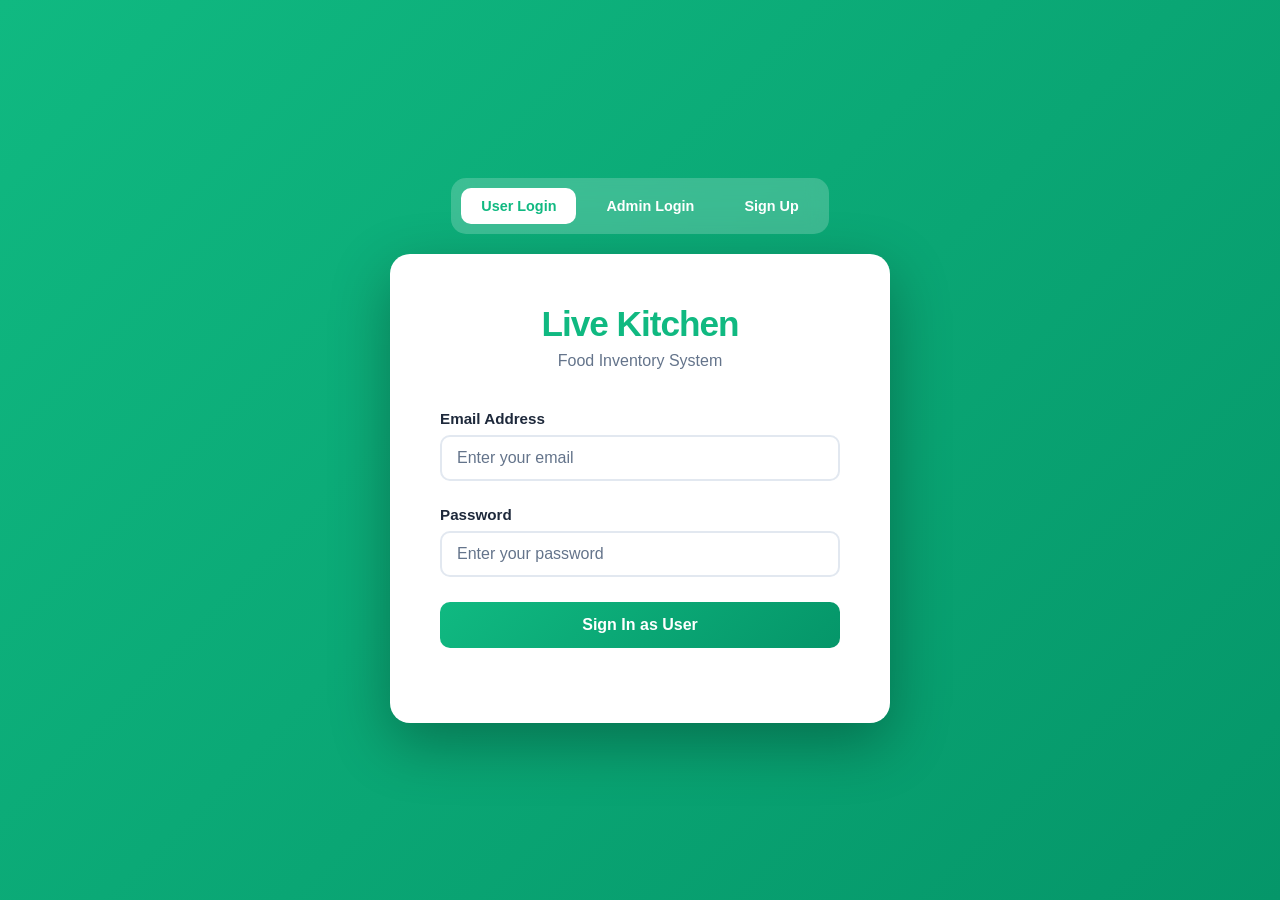
<file: livekitchen2.0/index.html>
<!DOCTYPE html>
<html lang="en">

<head>
    <meta charset="UTF-8">
    <title>Live Kitchen - Admin Dashboard</title>
    <meta name="viewport" content="width=device-width, initial-scale=1.0">
    <!-- CSS Files -->
    <link rel="stylesheet" href="css/variables.css">
    <link rel="stylesheet" href="css/base.css">
    <link rel="stylesheet" href="css/header.css">
    <link rel="stylesheet" href="css/navigation.css">
    <link rel="stylesheet" href="css/sections.css">
    <link rel="stylesheet" href="css/components.css">
    <link rel="stylesheet" href="css/table.css">
    <link rel="stylesheet" href="css/status.css">
</head>

<body>

    <header>
        <div class="header-content">
            <h2>Live Kitchen Admin Dashboard</h2>
            <p>Menu Management System</p>
        </div>
    </header>

    <nav>
        <button onclick="showSection(event, 'menu-list')" class="active-nav">View Menu</button>
        <button onclick="showSection(event, 'add-item')">Add Item</button>
        <button onclick="showSection(event, 'manage-categories')">Categories</button>
        <span class="admin-badge">ADMIN</span>
        <button onclick="logout()" class="logout-btn">Logout</button>
    </nav>

    <section id="menu-list" class="active">
        <div class="card">
            <h3>Menu Items Management</h3>
            <table id="inventoryTable">
                <thead>
                    <tr>
                        <th>ID</th>
                        <th>Item Name</th>
                        <th>Restaurant</th>
                        <th>Category</th>
                        <th>Status</th>
                        <th>Actions</th>
                    </tr>
                </thead>
                <tbody id="foodListBody"></tbody>
            </table>
        </div>
    </section>

    <section id="add-item">
        <div class="card">
            <h3>Add New Menu Item</h3>
            <input type="text" id="foodID" placeholder="Unique Food ID (e.g., F001)">
            
            <label for="foodName">Item Name</label>
            <div class="food-name-dropdown">
                <input type="text" id="foodName" placeholder="Select or type food name..." autocomplete="off" onkeyup="filterFoodNames()">
                <ul id="foodNameList" class="dropdown-list"></ul>
            </div>
            
            <input type="text" id="foodRestaurant" placeholder="Restaurant Name">
            <select id="foodCategory">
                <option value="">Select Category</option>
                <option value="Tiffin">Tiffin (Breakfast)</option>
                <option value="Lunch">Lunch</option>
                <option value="Dinner">Dinner</option>
                <option value="Snacks">Snacks & Appetizers</option>
                <option value="Non-Veg">Non-Veg Main Course</option>
                <option value="Beverages">Beverages</option>
                <option value="Desserts">Desserts</option>
                <option value="Sides">Sides</option>
            </select>
            <select id="foodStatus">
                <option value="Available">Available</option>
                <option value="Limited">Limited Stock</option>
                <option value="Sold Out">Sold Out</option>
            </select>
            <button class="btn" onclick="addFoodItem()">Publish Item</button>
        </div>
    </section>

    <section id="manage-categories">
        <div class="card">
            <h3>Menu Categories</h3>
            <p style="color: var(--text-muted); margin-bottom: 25px;">Click a category to filter menu items</p>
            <div class="categories-list">
                <div class="category-item" onclick="filterByCategory('Appetizers')">
                    <span>🍽️</span>
                    <p>Appetizers</p>
                </div>
                <div class="category-item" onclick="filterByCategory('Main Course')">
                    <span>🍲</span>
                    <p>Main Course</p>
                </div>
                <div class="category-item" onclick="filterByCategory('Desserts')">
                    <span>🍰</span>
                    <p>Desserts</p>
                </div>
                <div class="category-item" onclick="filterByCategory('Beverages')">
                    <span>🥤</span>
                    <p>Beverages</p>
                </div>
                <div class="category-item" onclick="filterByCategory('Sides')">
                    <span>🍟</span>
                    <p>Sides</p>
                </div>
                <div class="category-item clear-filter" onclick="filterByCategory('')">
                    <span>✨</span>
                    <p>All Items</p>
                </div>
            </div>

            <h3 style="margin-top: 40px;">Items in Category</h3>
            <table id="categoryFilterTable">
                <thead>
                    <tr>
                        <th>ID</th>
                        <th>Item Name</th>
                        <th>Restaurant</th>
                        <th>Category</th>
                        <th>Status</th>
                    </tr>
                </thead>
                <tbody id="categoryFilterBody"></tbody>
            </table>
        </div>
    </section>

    <!-- JavaScript Files -->
    <script src="js/auth-system.js"></script>
    <script src="js/ui.js"></script>
    <script src="js/inventory.js"></script>
    <script>
        // Check if user is admin
        document.addEventListener('DOMContentLoaded', function() {
            const userRole = sessionStorage.getItem("userRole");
            if (userRole !== "admin") {
                window.location.href = "login.html";
            }
        });
    </script>
</body>
</html>
</file>
<file: livekitchen2.0/css/variables.css>
/* CSS Variables and Theme Configuration */
:root {
    --primary: #10b981;
    --primary-dark: #059669;
    --bg-body: #f1f5f9;
    --text-main: #1e293b;
    --text-muted: #64748b;
    --white: #ffffff;
    --danger: #f43f5e;
    --card-shadow: 0 10px 15px -3px rgba(0, 0, 0, 0.1);
}
</file>
<file: livekitchen2.0/css/base.css>
/* Base Styles */
body {
    margin: 0;
    font-family: 'Inter', sans-serif;
    background-color: var(--bg-body);
    color: var(--text-main);
}

h3 {
    font-size: 1.4rem;
    margin-bottom: 20px;
    color: #0f172a;
    border-left: 5px solid var(--primary);
    padding-left: 15px;
}

label {
    display: block;
    margin-bottom: 8px;
    font-weight: 600;
    color: var(--text-main);
    font-size: 0.95rem;
}

input, select {
    padding: 12px;
    width: 100%;
    margin: 10px 0 20px 0;
    border: 2px solid #e2e8f0;
    border-radius: 10px;
    box-sizing: border-box;
    font-family: 'Inter', sans-serif;
}

input:focus, select:focus {
    outline: none;
    border-color: var(--primary);
    box-shadow: 0 0 0 3px rgba(16, 185, 129, 0.1);
}

/* Dropdown for Food Names */
.food-name-dropdown {
    position: relative;
    margin: 10px 0 20px 0;
}

.food-name-dropdown input {
    padding: 12px;
    width: 100%;
    border: 2px solid #e2e8f0;
    border-radius: 10px;
    box-sizing: border-box;
    font-family: 'Inter', sans-serif;
    margin: 0;
}

.food-name-dropdown input:focus {
    outline: none;
    border-color: var(--primary);
    box-shadow: 0 0 0 3px rgba(16, 185, 129, 0.1);
}

.dropdown-list {
    position: absolute;
    width: 100%;
    background: white;
    border: 2px solid #e2e8f0;
    border-top: none;
    border-radius: 0 0 10px 10px;
    max-height: 250px;
    overflow-y: auto;
    list-style: none;
    margin: 0;
    padding: 0;
    display: none;
    z-index: 10;
    box-shadow: 0 4px 12px rgba(0, 0, 0, 0.1);
}

.dropdown-list.active {
    display: block;
}

.dropdown-list li {
    padding: 12px;
    cursor: pointer;
    border-bottom: 1px solid #f1f5f9;
    transition: background-color 0.2s;
    color: var(--text-main);
    font-weight: 500;
}

.dropdown-list li:hover {
    background-color: #f0fdf4;
    color: var(--primary);
    font-weight: 600;
}

.dropdown-list li:last-child {
    border-bottom: none;
}

.dropdown-list li.no-results {
    padding: 15px;
    text-align: center;
    color: var(--text-muted);
    cursor: default;
    font-style: italic;
}

.dropdown-list li.no-results:hover {
    background-color: white;
    color: var(--text-muted);
}
</file>
<file: livekitchen2.0/css/header.css>
/* Header Styles */
header {
    position: relative;
    background: url('https://images.unsplash.com/photo-1543353071-873f17a7a088?ixlib=rb-4.0.3&auto=format&fit=crop&w=1920&q=80');
    background-size: cover;
    background-position: center;
    padding: 80px 20px;
    text-align: center;
    color: white;
}

/* Glassmorphism Overlay for Readability */
.header-content {
    background: rgba(0, 0, 0, 0.4);
    backdrop-filter: blur(8px);
    -webkit-backdrop-filter: blur(8px);
    display: inline-block;
    padding: 30px 50px;
    border-radius: 20px;
    border: 1px solid rgba(255, 255, 255, 0.2);
    box-shadow: 0 8px 32px 0 rgba(0, 0, 0, 0.37);
}

header h2 {
    margin: 0;
    font-size: 2.8rem;
    font-weight: 800;
    text-shadow: 2px 2px 4px rgba(0,0,0,0.5);
    letter-spacing: -1px;
}

header p {
    font-size: 1.2rem;
    color: #fbbf24; /* Golden Yellow */
    margin-top: 10px;
    font-weight: 600;
    text-transform: uppercase;
    letter-spacing: 2px;
}
</file>
<file: livekitchen2.0/css/navigation.css>
/* Navigation Styles */
nav {
    background-color: var(--white);
    display: flex;
    justify-content: center;
    align-items: center;
    gap: 10px;
    padding: 15px;
    position: sticky;
    top: 0;
    z-index: 100;
    box-shadow: 0 2px 10px rgba(0,0,0,0.05);
    flex-wrap: wrap;
}

nav button {
    background: transparent;
    border: none;
    color: var(--text-muted);
    padding: 10px 20px;
    cursor: pointer;
    font-size: 0.9rem;
    font-weight: 700;
    border-radius: 8px;
    transition: 0.3s;
}

nav button.active-nav {
    background-color: var(--primary);
    color: white;
}

nav button.logout-btn {
    background-color: var(--danger);
    color: white;
    margin-left: auto;
}

nav button.logout-btn:hover {
    opacity: 0.9;
}

.admin-badge {
    background: linear-gradient(135deg, #8b5cf6, #7c3aed);
    color: white;
    padding: 8px 16px;
    border-radius: 20px;
    font-size: 0.75rem;
    font-weight: 700;
    letter-spacing: 1px;
    margin: 0 auto;
}

.user-badge {
    background: linear-gradient(135deg, var(--primary), var(--primary-dark));
    color: white;
    padding: 8px 16px;
    border-radius: 20px;
    font-size: 0.75rem;
    font-weight: 700;
    letter-spacing: 1px;
    margin: 0 auto;
}
</file>
<file: livekitchen2.0/css/sections.css>
/* Sections and Animations */
section {
    display: none;
    padding: 40px 20px;
    max-width: 1000px;
    margin: 0 auto;
    animation: fadeIn 0.6s ease-out;
}

.active { 
    display: block; 
}

@keyframes fadeIn {
    from { 
        opacity: 0; 
        transform: translateY(10px); 
    }
    to { 
        opacity: 1; 
        transform: translateY(0); 
    }
}
</file>
<file: livekitchen2.0/css/components.css>
/* Card and Component Styles */
.card {
    background: var(--white);
    padding: 30px;
    border-radius: 15px;
    box-shadow: var(--card-shadow);
}

.btn {
    background: linear-gradient(135deg, var(--primary), var(--primary-dark));
    color: white;
    padding: 15px;
    border: none;
    font-weight: bold;
    cursor: pointer;
    width: 100%;
    border-radius: 10px;
    transition: transform 0.2s;
}

.btn:hover { 
    transform: scale(1.01); 
}

.delete-btn { 
    background: var(--danger); 
}

.action-btn {
    padding: 8px 16px !important;
    font-size: 0.85rem;
    transition: opacity 0.2s;
}

.action-btn:hover {
    opacity: 0.9;
}

/* Categories List */
.categories-list {
    display: grid;
    grid-template-columns: repeat(auto-fit, minmax(140px, 1fr));
    gap: 15px;
    margin-top: 20px;
}

.category-item {
    background: linear-gradient(135deg, var(--primary), var(--primary-dark));
    color: white;
    padding: 25px 15px;
    border-radius: 15px;
    text-align: center;
    font-weight: 600;
    cursor: pointer;
    transition: all 0.3s ease;
    box-shadow: 0 8px 20px rgba(16, 185, 129, 0.25);
    display: flex;
    flex-direction: column;
    align-items: center;
    justify-content: center;
    gap: 10px;
    min-height: 140px;
}

.category-item:hover {
    transform: translateY(-8px);
    box-shadow: 0 12px 30px rgba(16, 185, 129, 0.4);
}

.category-item:active {
    transform: translateY(-4px);
}

.category-item span {
    font-size: 3rem;
    display: block;
}

.category-item p {
    margin: 0;
    font-size: 1rem;
    letter-spacing: 0.5px;
}

.category-item.clear-filter {
    background: linear-gradient(135deg, #06b6d4, #0891b2);
    box-shadow: 0 8px 20px rgba(6, 182, 212, 0.25);
}

.category-item.clear-filter:hover {
    box-shadow: 0 12px 30px rgba(6, 182, 212, 0.4);
}

/* Active category indication */
.category-item.active {
    transform: scale(1.08);
    box-shadow: 0 15px 35px rgba(16, 185, 129, 0.5);
    border: 3px solid white;
}

@media (max-width: 768px) {
    .categories-list {
        grid-template-columns: repeat(auto-fit, minmax(120px, 1fr));
    }

    .category-item {
        min-height: 120px;
        padding: 15px 10px;
    }

    .category-item span {
        font-size: 2.5rem;
    }

    .category-item p {
        font-size: 0.9rem;
    }
}
</file>
<file: livekitchen2.0/css/table.css>
/* Table Styles */
table {
    width: 100%;
    border-collapse: collapse;
    margin-top: 20px;
}

th {
    background: #f8fafc;
    padding: 15px;
    text-align: left;
    color: var(--text-muted);
    font-size: 0.8rem;
    text-transform: uppercase;
}

td {
    padding: 15px;
    border-bottom: 1px solid #f1f5f9;
}
</file>
<file: livekitchen2.0/css/status.css>
/* Status Pill Styles */
.status-pill {
    padding: 5px 12px;
    border-radius: 20px;
    font-size: 0.75rem;
    font-weight: bold;
}

.status-Available { 
    background: #dcfce7; 
    color: #166534; 
}

.status-Limited { 
    background: #fef9c3; 
    color: #854d0e; 
}

.status-Sold { 
    background: #fee2e2; 
    color: #991b1b; 
}
</file>
<file: livekitchen2.0/css/auth.css>
/* Authentication Pages Styles */
body {
    margin: 0;
    padding: 0;
    font-family: 'Inter', sans-serif;
    background: linear-gradient(135deg, var(--primary) 0%, var(--primary-dark) 100%);
    min-height: 100vh;
    display: flex;
    justify-content: center;
    align-items: center;
    color: var(--text-main);
}

.auth-container {
    width: 100%;
    display: flex;
    flex-direction: column;
    justify-content: center;
    align-items: center;
    padding: 20px;
}

.auth-tabs {
    display: flex;
    gap: 10px;
    margin-bottom: 20px;
    background: rgba(255, 255, 255, 0.2);
    padding: 10px;
    border-radius: 15px;
    backdrop-filter: blur(10px);
}

.tab-btn {
    padding: 10px 20px;
    border: none;
    background: transparent;
    color: white;
    font-weight: 600;
    cursor: pointer;
    border-radius: 10px;
    transition: all 0.3s;
    font-size: 0.9rem;
}

.tab-btn:hover {
    background: rgba(255, 255, 255, 0.2);
}

.tab-btn.active {
    background: white;
    color: var(--primary);
}

.auth-card {
    background: var(--white);
    padding: 50px;
    border-radius: 20px;
    box-shadow: 0 20px 60px rgba(0, 0, 0, 0.3);
    width: 100%;
    max-width: 400px;
    animation: slideUp 0.6s ease-out;
    display: none;
}

.auth-card.active {
    display: block;
}

@keyframes slideUp {
    from {
        opacity: 0;
        transform: translateY(30px);
    }
    to {
        opacity: 1;
        transform: translateY(0);
    }
}

.auth-header {
    text-align: center;
    margin-bottom: 40px;
}

.auth-header h1 {
    margin: 0;
    font-size: 2.2rem;
    color: var(--primary);
    font-weight: 800;
    letter-spacing: -1px;
}

.auth-header p {
    margin: 8px 0 0 0;
    font-size: 1rem;
    color: var(--text-muted);
    font-weight: 500;
}

.form-group {
    margin-bottom: 25px;
}

.form-group label {
    display: block;
    margin-bottom: 8px;
    font-weight: 600;
    color: var(--text-main);
    font-size: 0.95rem;
}

.form-group input,
.form-group select {
    width: 100%;
    padding: 12px 15px;
    border: 2px solid #e2e8f0;
    border-radius: 10px;
    font-size: 1rem;
    transition: border-color 0.3s;
    box-sizing: border-box;
    font-family: 'Inter', sans-serif;
}

.form-group input:focus,
.form-group select:focus {
    outline: none;
    border-color: var(--primary);
    box-shadow: 0 0 0 3px rgba(16, 185, 129, 0.1);
}

.form-group input::placeholder {
    color: var(--text-muted);
}

.error-message {
    color: var(--danger);
    font-size: 0.9rem;
    margin-bottom: 20px;
    padding: 12px;
    background: #fee2e2;
    border-radius: 8px;
    border-left: 4px solid var(--danger);
    display: none;
}

.error-message.show {
    display: block;
    animation: slideDown 0.3s ease-out;
}

.success-message {
    color: var(--primary);
    font-size: 0.9rem;
    margin-bottom: 20px;
    padding: 12px;
    background: #dcfce7;
    border-radius: 8px;
    border-left: 4px solid var(--primary);
    display: none;
}

.success-message.show {
    display: block;
    animation: slideDown 0.3s ease-out;
}

@keyframes slideDown {
    from {
        opacity: 0;
        transform: translateY(-10px);
    }
    to {
        opacity: 1;
        transform: translateY(0);
    }
}

.auth-btn {
    width: 100%;
    padding: 14px;
    color: white;
    border: none;
    border-radius: 10px;
    font-size: 1rem;
    font-weight: 700;
    cursor: pointer;
    transition: transform 0.2s, box-shadow 0.2s;
    margin-bottom: 25px;
}

.user-btn {
    background: linear-gradient(135deg, var(--primary), var(--primary-dark));
}

.admin-btn {
    background: linear-gradient(135deg, #8b5cf6, #7c3aed);
}

.signup-btn {
    background: linear-gradient(135deg, #06b6d4, #0891b2);
}

.auth-btn:hover {
    transform: translateY(-2px);
    box-shadow: 0 10px 20px rgba(0, 0, 0, 0.2);
}

.auth-btn:active {
    transform: translateY(0);
}

.demo-info {
    background: #f0fdf4;
    border: 1px solid #bbf7d0;
    padding: 15px;
    border-radius: 10px;
    font-size: 0.85rem;
}

.demo-info p {
    margin: 5px 0;
    color: var(--text-main);
}

.demo-info p:first-child {
    font-weight: 600;
    margin-bottom: 10px;
}

.demo-info code {
    background: white;
    padding: 2px 6px;
    border-radius: 4px;
    font-family: 'Monaco', 'Courier New', monospace;
    color: var(--primary-dark);
    font-weight: 600;
}

.signup-footer {
    text-align: center;
    margin-top: 20px;
    color: var(--text-muted);
    font-size: 0.9rem;
}

.signup-footer a {
    color: var(--primary);
    text-decoration: none;
    font-weight: 600;
}

.signup-footer a:hover {
    text-decoration: underline;
}

/* Responsive Design */
@media (max-width: 600px) {
    .auth-card {
        padding: 30px 25px;
    }

    .auth-header h1 {
        font-size: 1.8rem;
    }

    .form-group label {
        font-size: 0.9rem;
    }

    .auth-btn {
        padding: 12px;
        font-size: 0.95rem;
    }

    .auth-tabs {
        flex-wrap: wrap;
    }

    .tab-btn {
        padding: 8px 16px;
        font-size: 0.85rem;
    }
}
</file>
